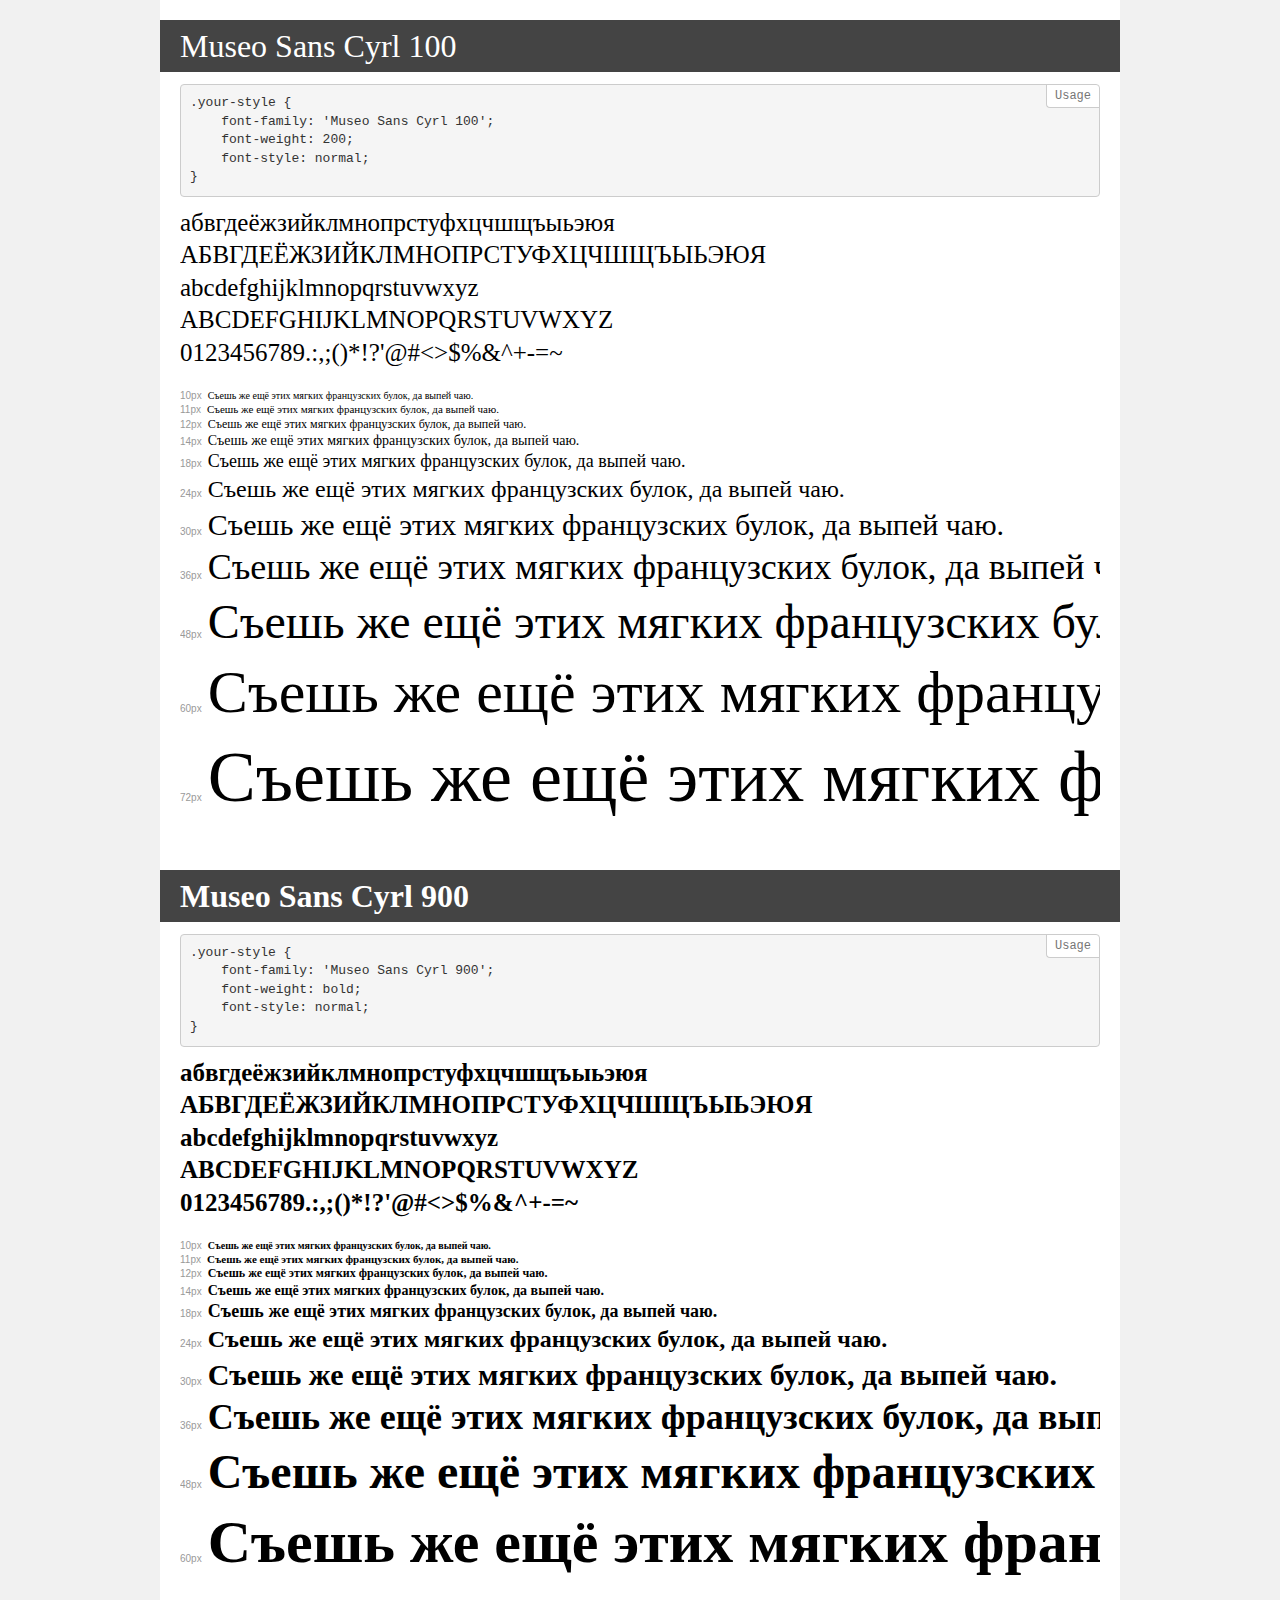
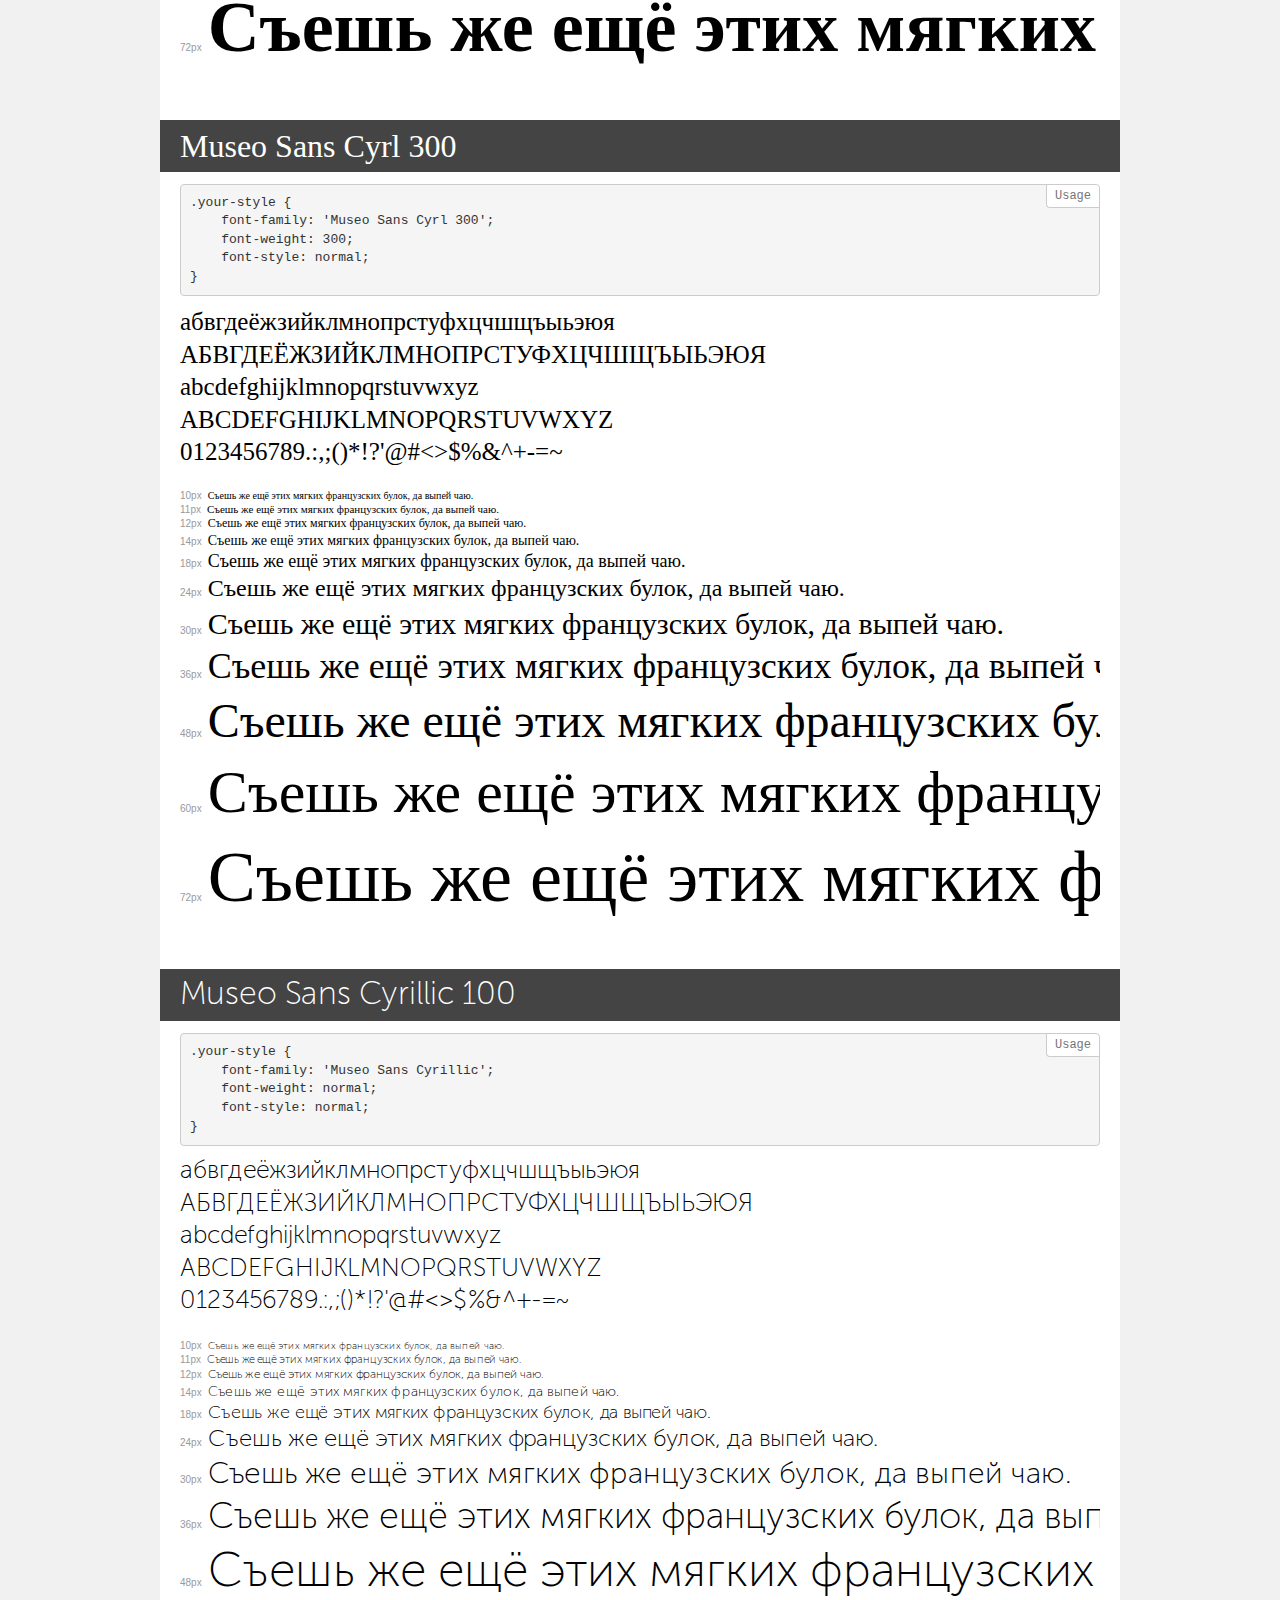
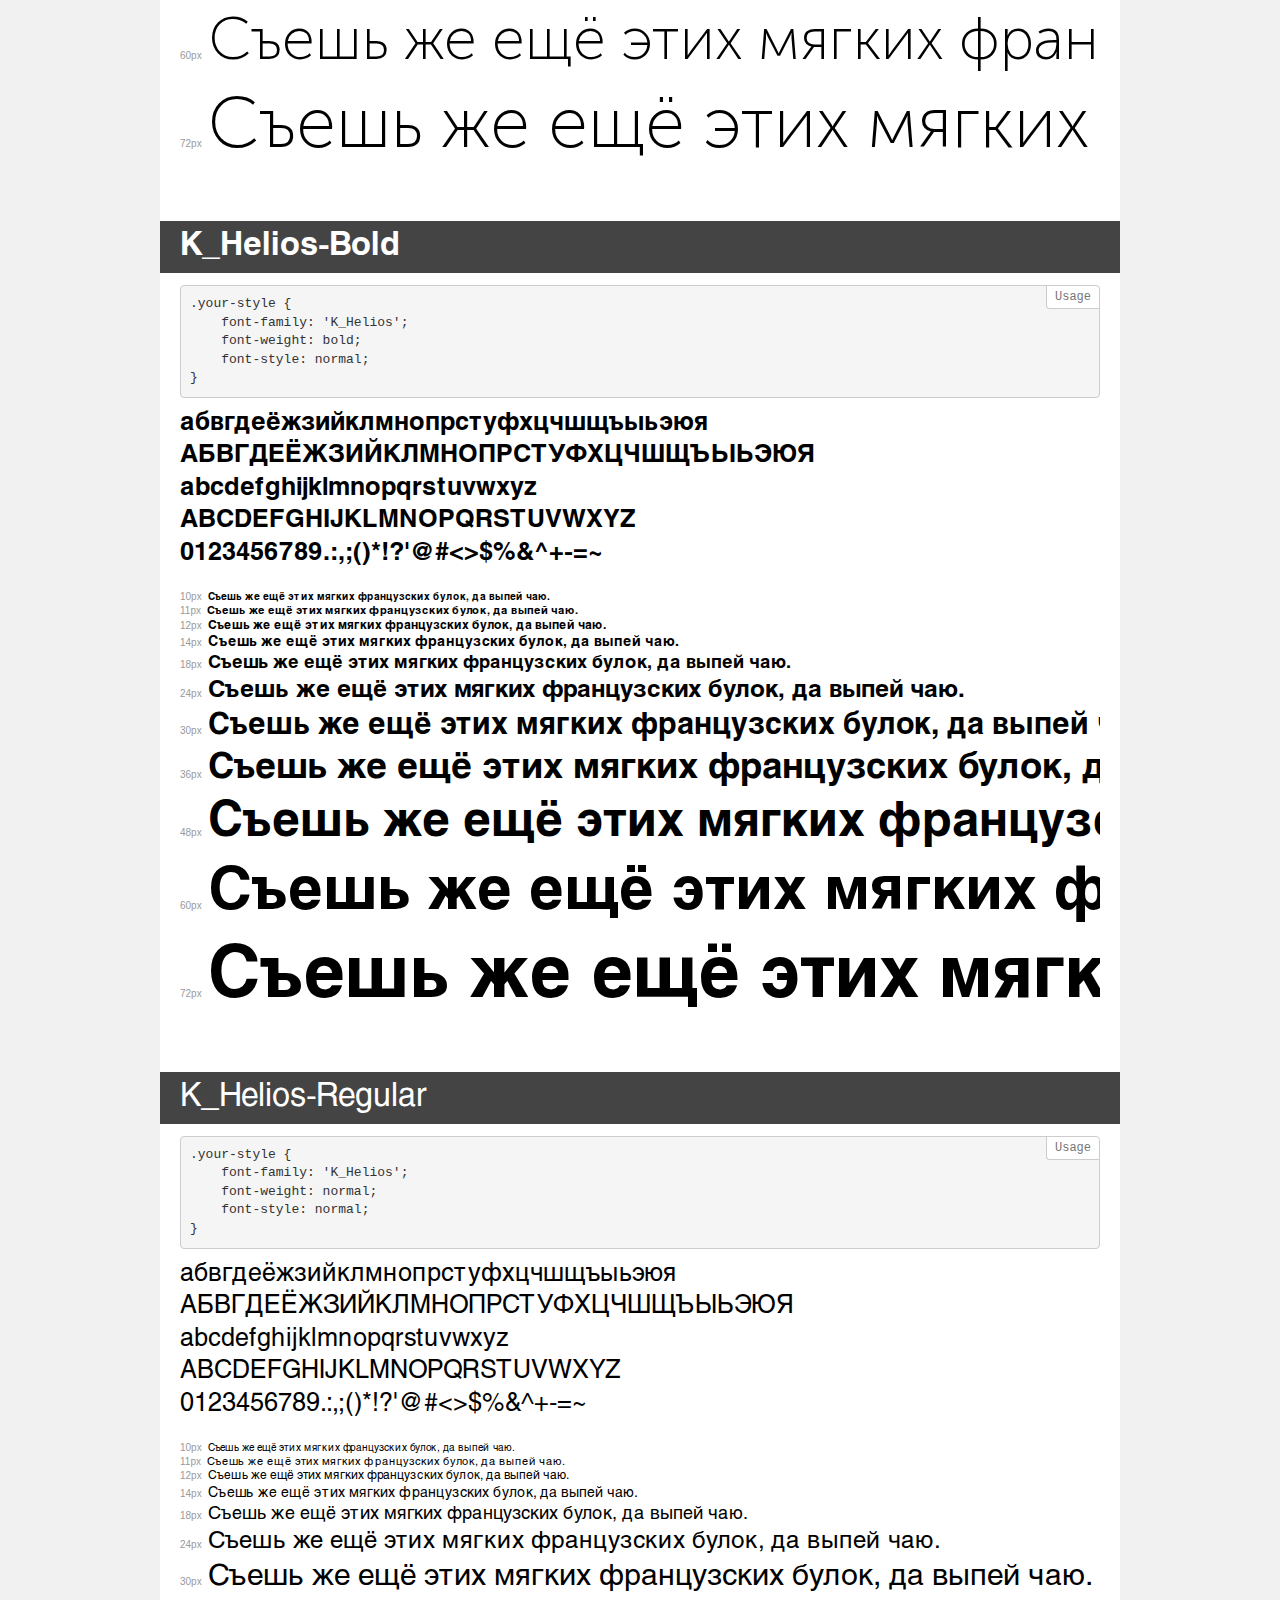
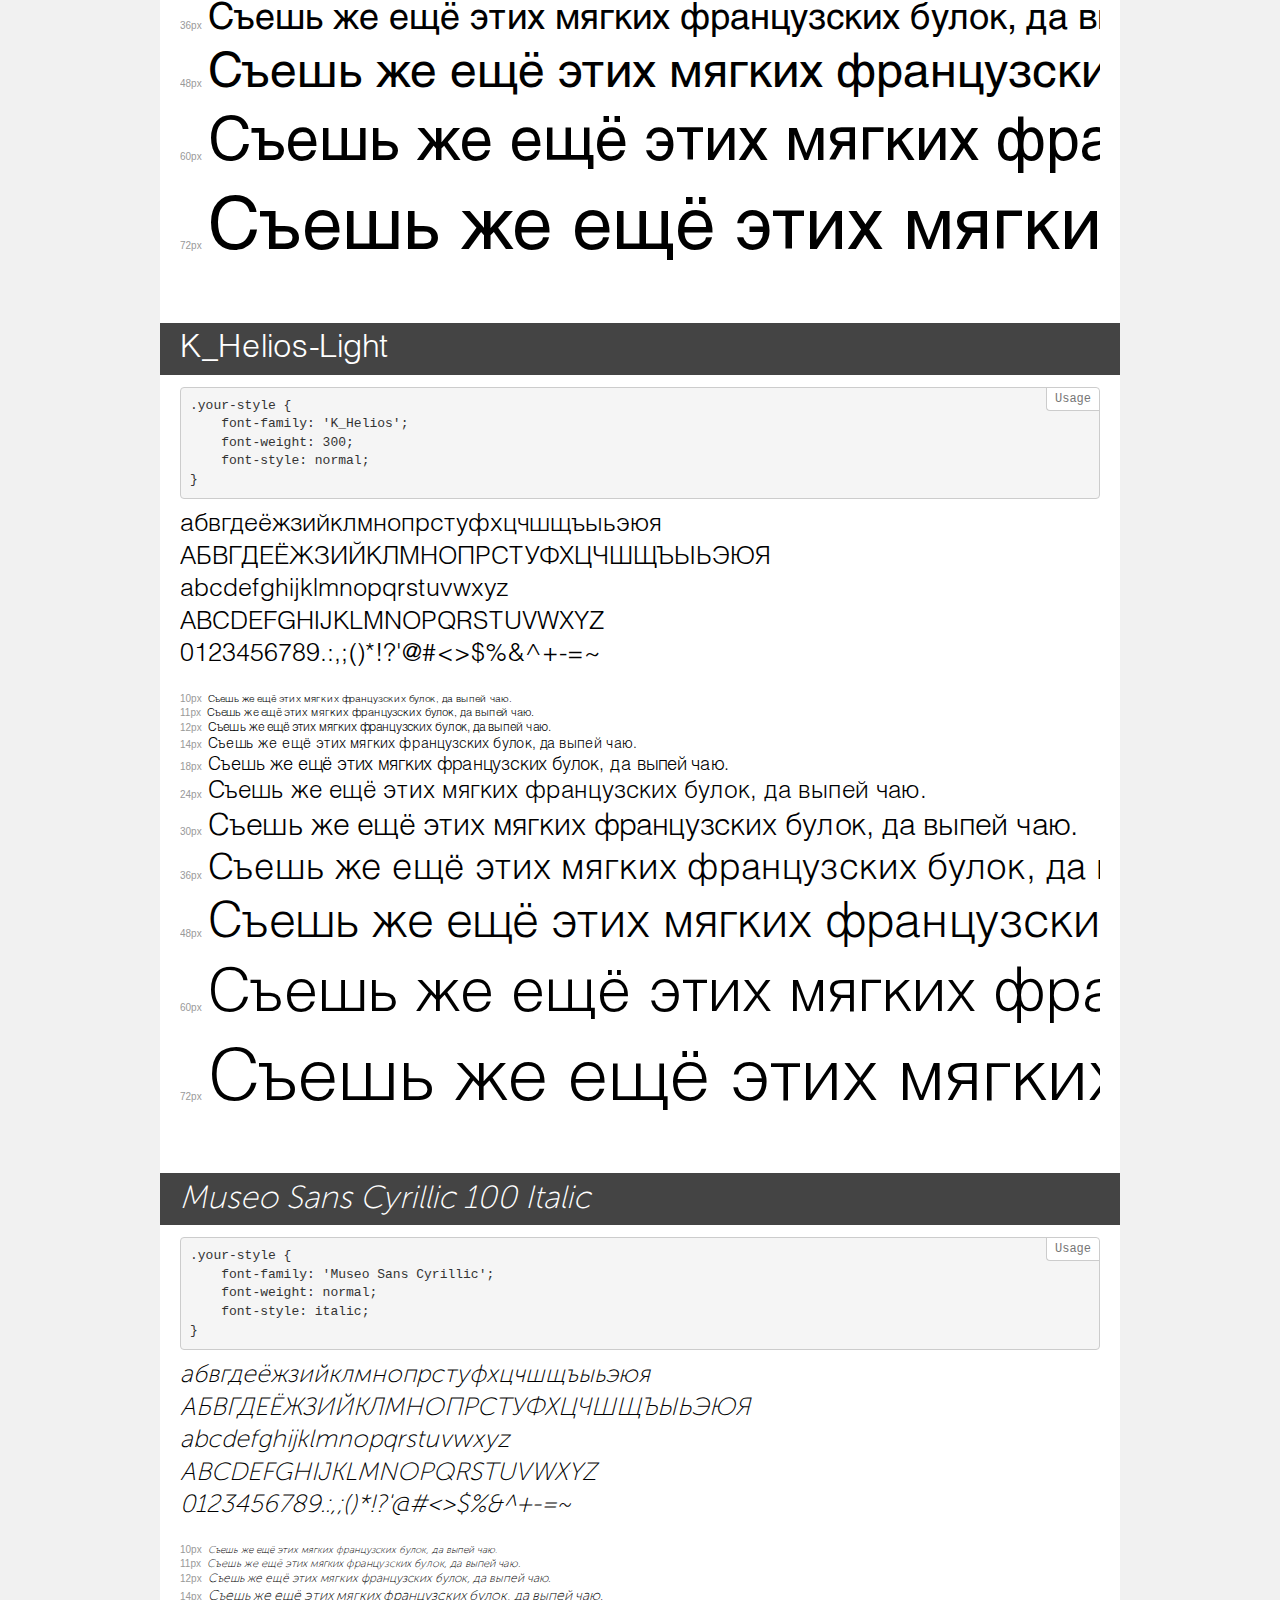
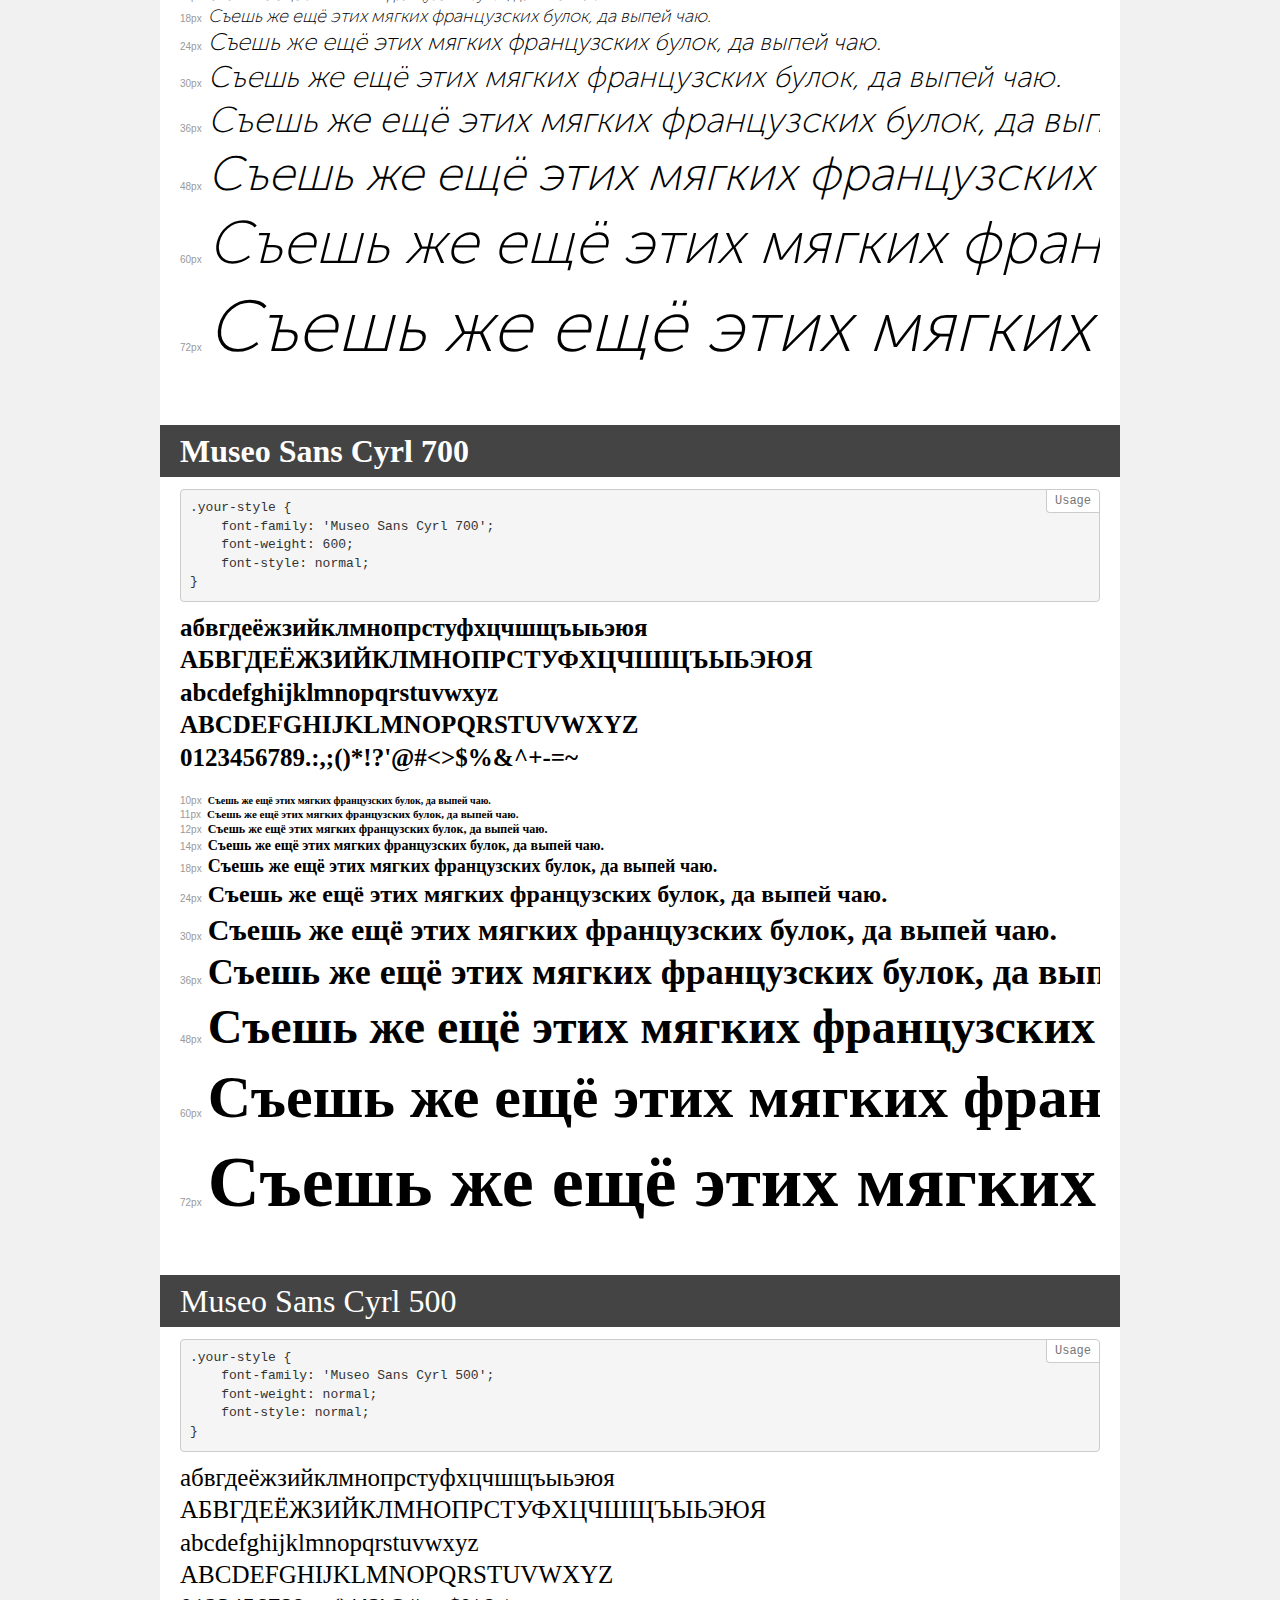
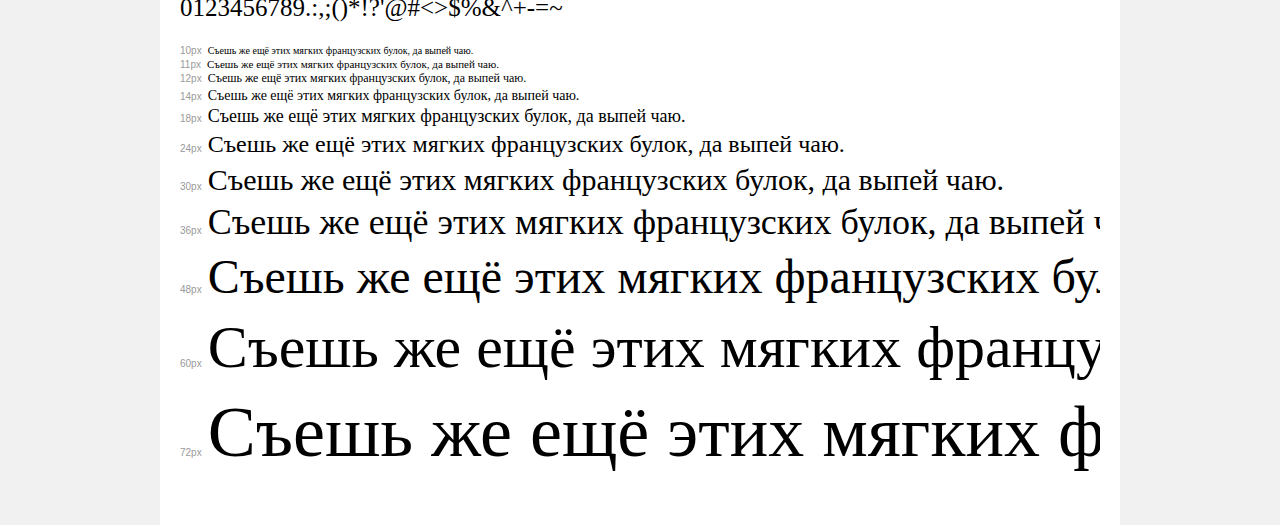
<file: fonts/demo.html>
<!DOCTYPE html>
<html>
<head>
    <meta charset="utf-8">
    <meta http-equiv="X-UA-Compatible" content="IE=edge">
    <meta name="viewport" content="width=device-width, initial-scale=1">
    <meta name="robots" content="noindex, noarchive">
    <meta name="format-detection" content="telephone=no">
    <title>Transfonter demo</title>
    <link href="stylesheet.css" rel="stylesheet">
    <style>
        /*
        http://meyerweb.com/eric/tools/css/reset/
        v2.0 | 20110126
        License: none (public domain)
        */
        html, body, div, span, applet, object, iframe,
        h1, h2, h3, h4, h5, h6, p, blockquote, pre,
        a, abbr, acronym, address, big, cite, code,
        del, dfn, em, img, ins, kbd, q, s, samp,
        small, strike, strong, sub, sup, tt, var,
        b, u, i, center,
        dl, dt, dd, ol, ul, li,
        fieldset, form, label, legend,
        table, caption, tbody, tfoot, thead, tr, th, td,
        article, aside, canvas, details, embed,
        figure, figcaption, footer, header, hgroup,
        menu, nav, output, ruby, section, summary,
        time, mark, audio, video {
            margin: 0;
            padding: 0;
            border: 0;
            font-size: 100%;
            font: inherit;
            vertical-align: baseline;
        }
        /* HTML5 display-role reset for older browsers */
        article, aside, details, figcaption, figure,
        footer, header, hgroup, menu, nav, section {
            display: block;
        }
        body {
            line-height: 1;
        }
        ol, ul {
            list-style: none;
        }
        blockquote, q {
            quotes: none;
        }
        blockquote:before, blockquote:after,
        q:before, q:after {
            content: '';
            content: none;
        }
        table {
            border-collapse: collapse;
            border-spacing: 0;
        }
        /* common styles */
        body {
            background: #f1f1f1;
            color: #000;
        }
        .page {
            background: #fff;
            width: 920px;
            margin: 0 auto;
            padding: 20px 20px 0 20px;
            overflow: hidden;
        }
        .font-container {
            overflow-x: auto;
            overflow-y: hidden;
            margin-bottom: 40px;
            line-height: 1.3;
            white-space: nowrap;
            padding-bottom: 5px;
        }
        h1 {
            position: relative;
            background: #444;
            font-size: 32px;
            color: #fff;
            padding: 10px 20px;
            margin: 0 -20px 12px -20px;
        }
        .letters {
            font-size: 25px;
            margin-bottom: 20px;
        }
        .s10:before {
            content: '10px';
        }
        .s11:before {
            content: '11px';
        }
        .s12:before {
            content: '12px';
        }
        .s14:before {
            content: '14px';
        }
        .s18:before {
            content: '18px';
        }
        .s24:before {
            content: '24px';
        }
        .s30:before {
            content: '30px';
        }
        .s36:before {
            content: '36px';
        }
        .s48:before {
            content: '48px';
        }
        .s60:before {
            content: '60px';
        }
        .s72:before {
            content: '72px';
        }
        .s10:before, .s11:before, .s12:before, .s14:before,
        .s18:before, .s24:before, .s30:before, .s36:before,
        .s48:before, .s60:before, .s72:before {
            font-family: Arial, sans-serif;
            font-size: 10px;
            font-weight: normal;
            font-style: normal;
            color: #999;
            padding-right: 6px;
        }
        pre {
            display: block;
            position: relative;
            padding: 9px;
            margin: 0 0 10px;
            font-family: Monaco, Menlo, Consolas, "Courier New", monospace !important;
            font-size: 13px;
            line-height: 1.428571429;
            color: #333;
            font-weight: normal !important;
            font-style: normal !important;
            background-color: #f5f5f5;
            border: 1px solid #ccc;
            overflow-x: auto;
            border-radius: 4px;
        }
        pre:after {
            display: block;
            position: absolute;
            right: 0;
            top: 0;
            content: 'Usage';
            line-height: 1;
            padding: 5px 8px;
            font-size: 12px;
            color: #767676;
            background-color: #fff;
            border: 1px solid #ccc;
            border-right: none;
            border-top: none;
            border-radius: 0 4px 0 4px;
            z-index: 10;
        }
        /* responsive */
        @media (max-width: 959px) {
            .page {
                width: auto;
                margin: 0;
            }
        }
    </style>
</head>
<body>
<div class="page">
    <div class="demo" style="font-family: 'Museo Sans Cyrl 100'; font-weight: 200; font-style: normal;">
        <h1>Museo Sans Cyrl 100</h1>
        <pre>.your-style {
    font-family: 'Museo Sans Cyrl 100';
    font-weight: 200;
    font-style: normal;
}</pre>
        <div class="font-container">
            <p class="letters">
                абвгдеёжзийклмнопрстуфхцчшщъыьэюя<br>
АБВГДЕЁЖЗИЙКЛМНОПРСТУФХЦЧШЩЪЫЬЭЮЯ<br>
abcdefghijklmnopqrstuvwxyz<br>
ABCDEFGHIJKLMNOPQRSTUVWXYZ<br>
                0123456789.:,;()*!?'@#<>$%&^+-=~
            </p>
            <p class="s10" style="font-size: 10px;">Съешь же ещё этих мягких французских булок, да выпей чаю.</p>
            <p class="s11" style="font-size: 11px;">Съешь же ещё этих мягких французских булок, да выпей чаю.</p>
            <p class="s12" style="font-size: 12px;">Съешь же ещё этих мягких французских булок, да выпей чаю.</p>
            <p class="s14" style="font-size: 14px;">Съешь же ещё этих мягких французских булок, да выпей чаю.</p>
            <p class="s18" style="font-size: 18px;">Съешь же ещё этих мягких французских булок, да выпей чаю.</p>
            <p class="s24" style="font-size: 24px;">Съешь же ещё этих мягких французских булок, да выпей чаю.</p>
            <p class="s30" style="font-size: 30px;">Съешь же ещё этих мягких французских булок, да выпей чаю.</p>
            <p class="s36" style="font-size: 36px;">Съешь же ещё этих мягких французских булок, да выпей чаю.</p>
            <p class="s48" style="font-size: 48px;">Съешь же ещё этих мягких французских булок, да выпей чаю.</p>
            <p class="s60" style="font-size: 60px;">Съешь же ещё этих мягких французских булок, да выпей чаю.</p>
            <p class="s72" style="font-size: 72px;">Съешь же ещё этих мягких французских булок, да выпей чаю.</p>
        </div>
    </div>
    <div class="demo" style="font-family: 'Museo Sans Cyrl 900'; font-weight: bold; font-style: normal;">
        <h1>Museo Sans Cyrl 900</h1>
        <pre>.your-style {
    font-family: 'Museo Sans Cyrl 900';
    font-weight: bold;
    font-style: normal;
}</pre>
        <div class="font-container">
            <p class="letters">
                абвгдеёжзийклмнопрстуфхцчшщъыьэюя<br>
АБВГДЕЁЖЗИЙКЛМНОПРСТУФХЦЧШЩЪЫЬЭЮЯ<br>
abcdefghijklmnopqrstuvwxyz<br>
ABCDEFGHIJKLMNOPQRSTUVWXYZ<br>
                0123456789.:,;()*!?'@#<>$%&^+-=~
            </p>
            <p class="s10" style="font-size: 10px;">Съешь же ещё этих мягких французских булок, да выпей чаю.</p>
            <p class="s11" style="font-size: 11px;">Съешь же ещё этих мягких французских булок, да выпей чаю.</p>
            <p class="s12" style="font-size: 12px;">Съешь же ещё этих мягких французских булок, да выпей чаю.</p>
            <p class="s14" style="font-size: 14px;">Съешь же ещё этих мягких французских булок, да выпей чаю.</p>
            <p class="s18" style="font-size: 18px;">Съешь же ещё этих мягких французских булок, да выпей чаю.</p>
            <p class="s24" style="font-size: 24px;">Съешь же ещё этих мягких французских булок, да выпей чаю.</p>
            <p class="s30" style="font-size: 30px;">Съешь же ещё этих мягких французских булок, да выпей чаю.</p>
            <p class="s36" style="font-size: 36px;">Съешь же ещё этих мягких французских булок, да выпей чаю.</p>
            <p class="s48" style="font-size: 48px;">Съешь же ещё этих мягких французских булок, да выпей чаю.</p>
            <p class="s60" style="font-size: 60px;">Съешь же ещё этих мягких французских булок, да выпей чаю.</p>
            <p class="s72" style="font-size: 72px;">Съешь же ещё этих мягких французских булок, да выпей чаю.</p>
        </div>
    </div>
    <div class="demo" style="font-family: 'Museo Sans Cyrl 300'; font-weight: 300; font-style: normal;">
        <h1>Museo Sans Cyrl 300</h1>
        <pre>.your-style {
    font-family: 'Museo Sans Cyrl 300';
    font-weight: 300;
    font-style: normal;
}</pre>
        <div class="font-container">
            <p class="letters">
                абвгдеёжзийклмнопрстуфхцчшщъыьэюя<br>
АБВГДЕЁЖЗИЙКЛМНОПРСТУФХЦЧШЩЪЫЬЭЮЯ<br>
abcdefghijklmnopqrstuvwxyz<br>
ABCDEFGHIJKLMNOPQRSTUVWXYZ<br>
                0123456789.:,;()*!?'@#<>$%&^+-=~
            </p>
            <p class="s10" style="font-size: 10px;">Съешь же ещё этих мягких французских булок, да выпей чаю.</p>
            <p class="s11" style="font-size: 11px;">Съешь же ещё этих мягких французских булок, да выпей чаю.</p>
            <p class="s12" style="font-size: 12px;">Съешь же ещё этих мягких французских булок, да выпей чаю.</p>
            <p class="s14" style="font-size: 14px;">Съешь же ещё этих мягких французских булок, да выпей чаю.</p>
            <p class="s18" style="font-size: 18px;">Съешь же ещё этих мягких французских булок, да выпей чаю.</p>
            <p class="s24" style="font-size: 24px;">Съешь же ещё этих мягких французских булок, да выпей чаю.</p>
            <p class="s30" style="font-size: 30px;">Съешь же ещё этих мягких французских булок, да выпей чаю.</p>
            <p class="s36" style="font-size: 36px;">Съешь же ещё этих мягких французских булок, да выпей чаю.</p>
            <p class="s48" style="font-size: 48px;">Съешь же ещё этих мягких французских булок, да выпей чаю.</p>
            <p class="s60" style="font-size: 60px;">Съешь же ещё этих мягких французских булок, да выпей чаю.</p>
            <p class="s72" style="font-size: 72px;">Съешь же ещё этих мягких французских булок, да выпей чаю.</p>
        </div>
    </div>
    <div class="demo" style="font-family: 'Museo Sans Cyrillic'; font-weight: normal; font-style: normal;">
        <h1>Museo Sans Cyrillic 100</h1>
        <pre>.your-style {
    font-family: 'Museo Sans Cyrillic';
    font-weight: normal;
    font-style: normal;
}</pre>
        <div class="font-container">
            <p class="letters">
                абвгдеёжзийклмнопрстуфхцчшщъыьэюя<br>
АБВГДЕЁЖЗИЙКЛМНОПРСТУФХЦЧШЩЪЫЬЭЮЯ<br>
abcdefghijklmnopqrstuvwxyz<br>
ABCDEFGHIJKLMNOPQRSTUVWXYZ<br>
                0123456789.:,;()*!?'@#<>$%&^+-=~
            </p>
            <p class="s10" style="font-size: 10px;">Съешь же ещё этих мягких французских булок, да выпей чаю.</p>
            <p class="s11" style="font-size: 11px;">Съешь же ещё этих мягких французских булок, да выпей чаю.</p>
            <p class="s12" style="font-size: 12px;">Съешь же ещё этих мягких французских булок, да выпей чаю.</p>
            <p class="s14" style="font-size: 14px;">Съешь же ещё этих мягких французских булок, да выпей чаю.</p>
            <p class="s18" style="font-size: 18px;">Съешь же ещё этих мягких французских булок, да выпей чаю.</p>
            <p class="s24" style="font-size: 24px;">Съешь же ещё этих мягких французских булок, да выпей чаю.</p>
            <p class="s30" style="font-size: 30px;">Съешь же ещё этих мягких французских булок, да выпей чаю.</p>
            <p class="s36" style="font-size: 36px;">Съешь же ещё этих мягких французских булок, да выпей чаю.</p>
            <p class="s48" style="font-size: 48px;">Съешь же ещё этих мягких французских булок, да выпей чаю.</p>
            <p class="s60" style="font-size: 60px;">Съешь же ещё этих мягких французских булок, да выпей чаю.</p>
            <p class="s72" style="font-size: 72px;">Съешь же ещё этих мягких французских булок, да выпей чаю.</p>
        </div>
    </div>
    <div class="demo" style="font-family: 'K_Helios'; font-weight: bold; font-style: normal;">
        <h1>K_Helios-Bold</h1>
        <pre>.your-style {
    font-family: 'K_Helios';
    font-weight: bold;
    font-style: normal;
}</pre>
        <div class="font-container">
            <p class="letters">
                абвгдеёжзийклмнопрстуфхцчшщъыьэюя<br>
АБВГДЕЁЖЗИЙКЛМНОПРСТУФХЦЧШЩЪЫЬЭЮЯ<br>
abcdefghijklmnopqrstuvwxyz<br>
ABCDEFGHIJKLMNOPQRSTUVWXYZ<br>
                0123456789.:,;()*!?'@#<>$%&^+-=~
            </p>
            <p class="s10" style="font-size: 10px;">Съешь же ещё этих мягких французских булок, да выпей чаю.</p>
            <p class="s11" style="font-size: 11px;">Съешь же ещё этих мягких французских булок, да выпей чаю.</p>
            <p class="s12" style="font-size: 12px;">Съешь же ещё этих мягких французских булок, да выпей чаю.</p>
            <p class="s14" style="font-size: 14px;">Съешь же ещё этих мягких французских булок, да выпей чаю.</p>
            <p class="s18" style="font-size: 18px;">Съешь же ещё этих мягких французских булок, да выпей чаю.</p>
            <p class="s24" style="font-size: 24px;">Съешь же ещё этих мягких французских булок, да выпей чаю.</p>
            <p class="s30" style="font-size: 30px;">Съешь же ещё этих мягких французских булок, да выпей чаю.</p>
            <p class="s36" style="font-size: 36px;">Съешь же ещё этих мягких французских булок, да выпей чаю.</p>
            <p class="s48" style="font-size: 48px;">Съешь же ещё этих мягких французских булок, да выпей чаю.</p>
            <p class="s60" style="font-size: 60px;">Съешь же ещё этих мягких французских булок, да выпей чаю.</p>
            <p class="s72" style="font-size: 72px;">Съешь же ещё этих мягких французских булок, да выпей чаю.</p>
        </div>
    </div>
    <div class="demo" style="font-family: 'K_Helios'; font-weight: normal; font-style: normal;">
        <h1>K_Helios-Regular</h1>
        <pre>.your-style {
    font-family: 'K_Helios';
    font-weight: normal;
    font-style: normal;
}</pre>
        <div class="font-container">
            <p class="letters">
                абвгдеёжзийклмнопрстуфхцчшщъыьэюя<br>
АБВГДЕЁЖЗИЙКЛМНОПРСТУФХЦЧШЩЪЫЬЭЮЯ<br>
abcdefghijklmnopqrstuvwxyz<br>
ABCDEFGHIJKLMNOPQRSTUVWXYZ<br>
                0123456789.:,;()*!?'@#<>$%&^+-=~
            </p>
            <p class="s10" style="font-size: 10px;">Съешь же ещё этих мягких французских булок, да выпей чаю.</p>
            <p class="s11" style="font-size: 11px;">Съешь же ещё этих мягких французских булок, да выпей чаю.</p>
            <p class="s12" style="font-size: 12px;">Съешь же ещё этих мягких французских булок, да выпей чаю.</p>
            <p class="s14" style="font-size: 14px;">Съешь же ещё этих мягких французских булок, да выпей чаю.</p>
            <p class="s18" style="font-size: 18px;">Съешь же ещё этих мягких французских булок, да выпей чаю.</p>
            <p class="s24" style="font-size: 24px;">Съешь же ещё этих мягких французских булок, да выпей чаю.</p>
            <p class="s30" style="font-size: 30px;">Съешь же ещё этих мягких французских булок, да выпей чаю.</p>
            <p class="s36" style="font-size: 36px;">Съешь же ещё этих мягких французских булок, да выпей чаю.</p>
            <p class="s48" style="font-size: 48px;">Съешь же ещё этих мягких французских булок, да выпей чаю.</p>
            <p class="s60" style="font-size: 60px;">Съешь же ещё этих мягких французских булок, да выпей чаю.</p>
            <p class="s72" style="font-size: 72px;">Съешь же ещё этих мягких французских булок, да выпей чаю.</p>
        </div>
    </div>
    <div class="demo" style="font-family: 'K_Helios'; font-weight: 300; font-style: normal;">
        <h1>K_Helios-Light</h1>
        <pre>.your-style {
    font-family: 'K_Helios';
    font-weight: 300;
    font-style: normal;
}</pre>
        <div class="font-container">
            <p class="letters">
                абвгдеёжзийклмнопрстуфхцчшщъыьэюя<br>
АБВГДЕЁЖЗИЙКЛМНОПРСТУФХЦЧШЩЪЫЬЭЮЯ<br>
abcdefghijklmnopqrstuvwxyz<br>
ABCDEFGHIJKLMNOPQRSTUVWXYZ<br>
                0123456789.:,;()*!?'@#<>$%&^+-=~
            </p>
            <p class="s10" style="font-size: 10px;">Съешь же ещё этих мягких французских булок, да выпей чаю.</p>
            <p class="s11" style="font-size: 11px;">Съешь же ещё этих мягких французских булок, да выпей чаю.</p>
            <p class="s12" style="font-size: 12px;">Съешь же ещё этих мягких французских булок, да выпей чаю.</p>
            <p class="s14" style="font-size: 14px;">Съешь же ещё этих мягких французских булок, да выпей чаю.</p>
            <p class="s18" style="font-size: 18px;">Съешь же ещё этих мягких французских булок, да выпей чаю.</p>
            <p class="s24" style="font-size: 24px;">Съешь же ещё этих мягких французских булок, да выпей чаю.</p>
            <p class="s30" style="font-size: 30px;">Съешь же ещё этих мягких французских булок, да выпей чаю.</p>
            <p class="s36" style="font-size: 36px;">Съешь же ещё этих мягких французских булок, да выпей чаю.</p>
            <p class="s48" style="font-size: 48px;">Съешь же ещё этих мягких французских булок, да выпей чаю.</p>
            <p class="s60" style="font-size: 60px;">Съешь же ещё этих мягких французских булок, да выпей чаю.</p>
            <p class="s72" style="font-size: 72px;">Съешь же ещё этих мягких французских булок, да выпей чаю.</p>
        </div>
    </div>
    <div class="demo" style="font-family: 'Museo Sans Cyrillic'; font-weight: normal; font-style: italic;">
        <h1>Museo Sans Cyrillic 100 Italic</h1>
        <pre>.your-style {
    font-family: 'Museo Sans Cyrillic';
    font-weight: normal;
    font-style: italic;
}</pre>
        <div class="font-container">
            <p class="letters">
                абвгдеёжзийклмнопрстуфхцчшщъыьэюя<br>
АБВГДЕЁЖЗИЙКЛМНОПРСТУФХЦЧШЩЪЫЬЭЮЯ<br>
abcdefghijklmnopqrstuvwxyz<br>
ABCDEFGHIJKLMNOPQRSTUVWXYZ<br>
                0123456789.:,;()*!?'@#<>$%&^+-=~
            </p>
            <p class="s10" style="font-size: 10px;">Съешь же ещё этих мягких французских булок, да выпей чаю.</p>
            <p class="s11" style="font-size: 11px;">Съешь же ещё этих мягких французских булок, да выпей чаю.</p>
            <p class="s12" style="font-size: 12px;">Съешь же ещё этих мягких французских булок, да выпей чаю.</p>
            <p class="s14" style="font-size: 14px;">Съешь же ещё этих мягких французских булок, да выпей чаю.</p>
            <p class="s18" style="font-size: 18px;">Съешь же ещё этих мягких французских булок, да выпей чаю.</p>
            <p class="s24" style="font-size: 24px;">Съешь же ещё этих мягких французских булок, да выпей чаю.</p>
            <p class="s30" style="font-size: 30px;">Съешь же ещё этих мягких французских булок, да выпей чаю.</p>
            <p class="s36" style="font-size: 36px;">Съешь же ещё этих мягких французских булок, да выпей чаю.</p>
            <p class="s48" style="font-size: 48px;">Съешь же ещё этих мягких французских булок, да выпей чаю.</p>
            <p class="s60" style="font-size: 60px;">Съешь же ещё этих мягких французских булок, да выпей чаю.</p>
            <p class="s72" style="font-size: 72px;">Съешь же ещё этих мягких французских булок, да выпей чаю.</p>
        </div>
    </div>
    <div class="demo" style="font-family: 'Museo Sans Cyrl 700'; font-weight: 600; font-style: normal;">
        <h1>Museo Sans Cyrl 700</h1>
        <pre>.your-style {
    font-family: 'Museo Sans Cyrl 700';
    font-weight: 600;
    font-style: normal;
}</pre>
        <div class="font-container">
            <p class="letters">
                абвгдеёжзийклмнопрстуфхцчшщъыьэюя<br>
АБВГДЕЁЖЗИЙКЛМНОПРСТУФХЦЧШЩЪЫЬЭЮЯ<br>
abcdefghijklmnopqrstuvwxyz<br>
ABCDEFGHIJKLMNOPQRSTUVWXYZ<br>
                0123456789.:,;()*!?'@#<>$%&^+-=~
            </p>
            <p class="s10" style="font-size: 10px;">Съешь же ещё этих мягких французских булок, да выпей чаю.</p>
            <p class="s11" style="font-size: 11px;">Съешь же ещё этих мягких французских булок, да выпей чаю.</p>
            <p class="s12" style="font-size: 12px;">Съешь же ещё этих мягких французских булок, да выпей чаю.</p>
            <p class="s14" style="font-size: 14px;">Съешь же ещё этих мягких французских булок, да выпей чаю.</p>
            <p class="s18" style="font-size: 18px;">Съешь же ещё этих мягких французских булок, да выпей чаю.</p>
            <p class="s24" style="font-size: 24px;">Съешь же ещё этих мягких французских булок, да выпей чаю.</p>
            <p class="s30" style="font-size: 30px;">Съешь же ещё этих мягких французских булок, да выпей чаю.</p>
            <p class="s36" style="font-size: 36px;">Съешь же ещё этих мягких французских булок, да выпей чаю.</p>
            <p class="s48" style="font-size: 48px;">Съешь же ещё этих мягких французских булок, да выпей чаю.</p>
            <p class="s60" style="font-size: 60px;">Съешь же ещё этих мягких французских булок, да выпей чаю.</p>
            <p class="s72" style="font-size: 72px;">Съешь же ещё этих мягких французских булок, да выпей чаю.</p>
        </div>
    </div>
    <div class="demo" style="font-family: 'Museo Sans Cyrl 500'; font-weight: normal; font-style: normal;">
        <h1>Museo Sans Cyrl 500</h1>
        <pre>.your-style {
    font-family: 'Museo Sans Cyrl 500';
    font-weight: normal;
    font-style: normal;
}</pre>
        <div class="font-container">
            <p class="letters">
                абвгдеёжзийклмнопрстуфхцчшщъыьэюя<br>
АБВГДЕЁЖЗИЙКЛМНОПРСТУФХЦЧШЩЪЫЬЭЮЯ<br>
abcdefghijklmnopqrstuvwxyz<br>
ABCDEFGHIJKLMNOPQRSTUVWXYZ<br>
                0123456789.:,;()*!?'@#<>$%&^+-=~
            </p>
            <p class="s10" style="font-size: 10px;">Съешь же ещё этих мягких французских булок, да выпей чаю.</p>
            <p class="s11" style="font-size: 11px;">Съешь же ещё этих мягких французских булок, да выпей чаю.</p>
            <p class="s12" style="font-size: 12px;">Съешь же ещё этих мягких французских булок, да выпей чаю.</p>
            <p class="s14" style="font-size: 14px;">Съешь же ещё этих мягких французских булок, да выпей чаю.</p>
            <p class="s18" style="font-size: 18px;">Съешь же ещё этих мягких французских булок, да выпей чаю.</p>
            <p class="s24" style="font-size: 24px;">Съешь же ещё этих мягких французских булок, да выпей чаю.</p>
            <p class="s30" style="font-size: 30px;">Съешь же ещё этих мягких французских булок, да выпей чаю.</p>
            <p class="s36" style="font-size: 36px;">Съешь же ещё этих мягких французских булок, да выпей чаю.</p>
            <p class="s48" style="font-size: 48px;">Съешь же ещё этих мягких французских булок, да выпей чаю.</p>
            <p class="s60" style="font-size: 60px;">Съешь же ещё этих мягких французских булок, да выпей чаю.</p>
            <p class="s72" style="font-size: 72px;">Съешь же ещё этих мягких французских булок, да выпей чаю.</p>
        </div>
    </div>
</div>
</body>
</html>
</file>
<file: fonts/stylesheet.css>
@font-face {
    font-family: 'Museo Sans Cyrl';
    src: url('MuseoSansCyrl-100.eot');
    src: url('MuseoSansCyrl-100.eot?#iefix') format('embedded-opentype'),
        url('MuseoSansCyrl-100.woff2') format('woff2'),
        url('MuseoSansCyrl-100.woff') format('woff'),
        url('MuseoSansCyrl-100.ttf') format('truetype');
    font-weight: 200;
    font-style: normal;
}

@font-face {
    font-family: 'Museo Sans Cyrl';
    src: url('MuseoSansCyrl-900.eot');
    src: url('MuseoSansCyrl-900.eot?#iefix') format('embedded-opentype'),
        url('MuseoSansCyrl-900.woff2') format('woff2'),
        url('MuseoSansCyrl-900.woff') format('woff'),
        url('MuseoSansCyrl-900.ttf') format('truetype');
    font-weight: bold;
    font-style: normal;
}

@font-face {
    font-family: 'Museo Sans Cyrl';
    src: url('MuseoSansCyrl-300.eot');
    src: url('MuseoSansCyrl-300.eot?#iefix') format('embedded-opentype'),
        url('MuseoSansCyrl-300.woff2') format('woff2'),
        url('MuseoSansCyrl-300.woff') format('woff'),
        url('MuseoSansCyrl-300.ttf') format('truetype');
    font-weight: normal;
    font-style: normal;
}

@font-face {
    font-family: 'Museo Sans Cyrillic';
    src: url('MuseoSansCyrillic-100.eot');
    src: url('MuseoSansCyrillic-100.eot?#iefix') format('embedded-opentype'),
        url('MuseoSansCyrillic-100.woff2') format('woff2'),
        url('MuseoSansCyrillic-100.woff') format('woff'),
        url('MuseoSansCyrillic-100.ttf') format('truetype');
    font-weight: 100;
    font-style: normal;
}

@font-face {
    font-family: 'K_Helios';
    src: url('K_Helios-Bold.eot');
    src: url('K_Helios-Bold.eot?#iefix') format('embedded-opentype'),
        url('K_Helios-Bold.woff2') format('woff2'),
        url('K_Helios-Bold.woff') format('woff'),
        url('K_Helios-Bold.ttf') format('truetype');
    font-weight: bold;
    font-style: normal;
}

@font-face {
    font-family: 'K_Helios';
    src: url('K_Helios-Regular.eot');
    src: url('K_Helios-Regular.eot?#iefix') format('embedded-opentype'),
        url('K_Helios-Regular.woff2') format('woff2'),
        url('K_Helios-Regular.woff') format('woff'),
        url('K_Helios-Regular.ttf') format('truetype');
    font-weight: normal;
    font-style: normal;
}

@font-face {
    font-family: 'K_Helios';
    src: url('K_Helios-Light.eot');
    src: url('K_Helios-Light.eot?#iefix') format('embedded-opentype'),
        url('K_Helios-Light.woff2') format('woff2'),
        url('K_Helios-Light.woff') format('woff'),
        url('K_Helios-Light.ttf') format('truetype');
    font-style: normal;
    font-weight: 200;
}

@font-face {
    font-family: 'Museo Sans';
    src: url('MuseoSansCyrillic-100Italic.eot');
    src: url('MuseoSansCyrillic-100Italic.eot?#iefix') format('embedded-opentype'),
        url('MuseoSansCyrillic-100Italic.woff2') format('woff2'),
        url('MuseoSansCyrillic-100Italic.woff') format('woff'),
        url('MuseoSansCyrillic-100Italic.ttf') format('truetype');
    font-weight: 100;
    font-style: italic;
}

@font-face {
    font-family: 'Museo Sans';
    src: url('MuseoSansCyrl-700.eot');
    src: url('MuseoSansCyrl-700.eot?#iefix') format('embedded-opentype'),
        url('MuseoSansCyrl-700.woff2') format('woff2'),
        url('MuseoSansCyrl-700.woff') format('woff'),
        url('MuseoSansCyrl-700.ttf') format('truetype');
    font-weight: 600;
    font-style: normal;
}

@font-face {
    font-family: 'Museo Sans';
    src: url('MuseoSansCyrl-500.eot');
    src: url('MuseoSansCyrl-500.eot?#iefix') format('embedded-opentype'),
        url('MuseoSansCyrl-500.woff2') format('woff2'),
        url('MuseoSansCyrl-500.woff') format('woff'),
        url('MuseoSansCyrl-500.ttf') format('truetype');
    font-weight: 500;
    font-style: normal;
}
</file>
